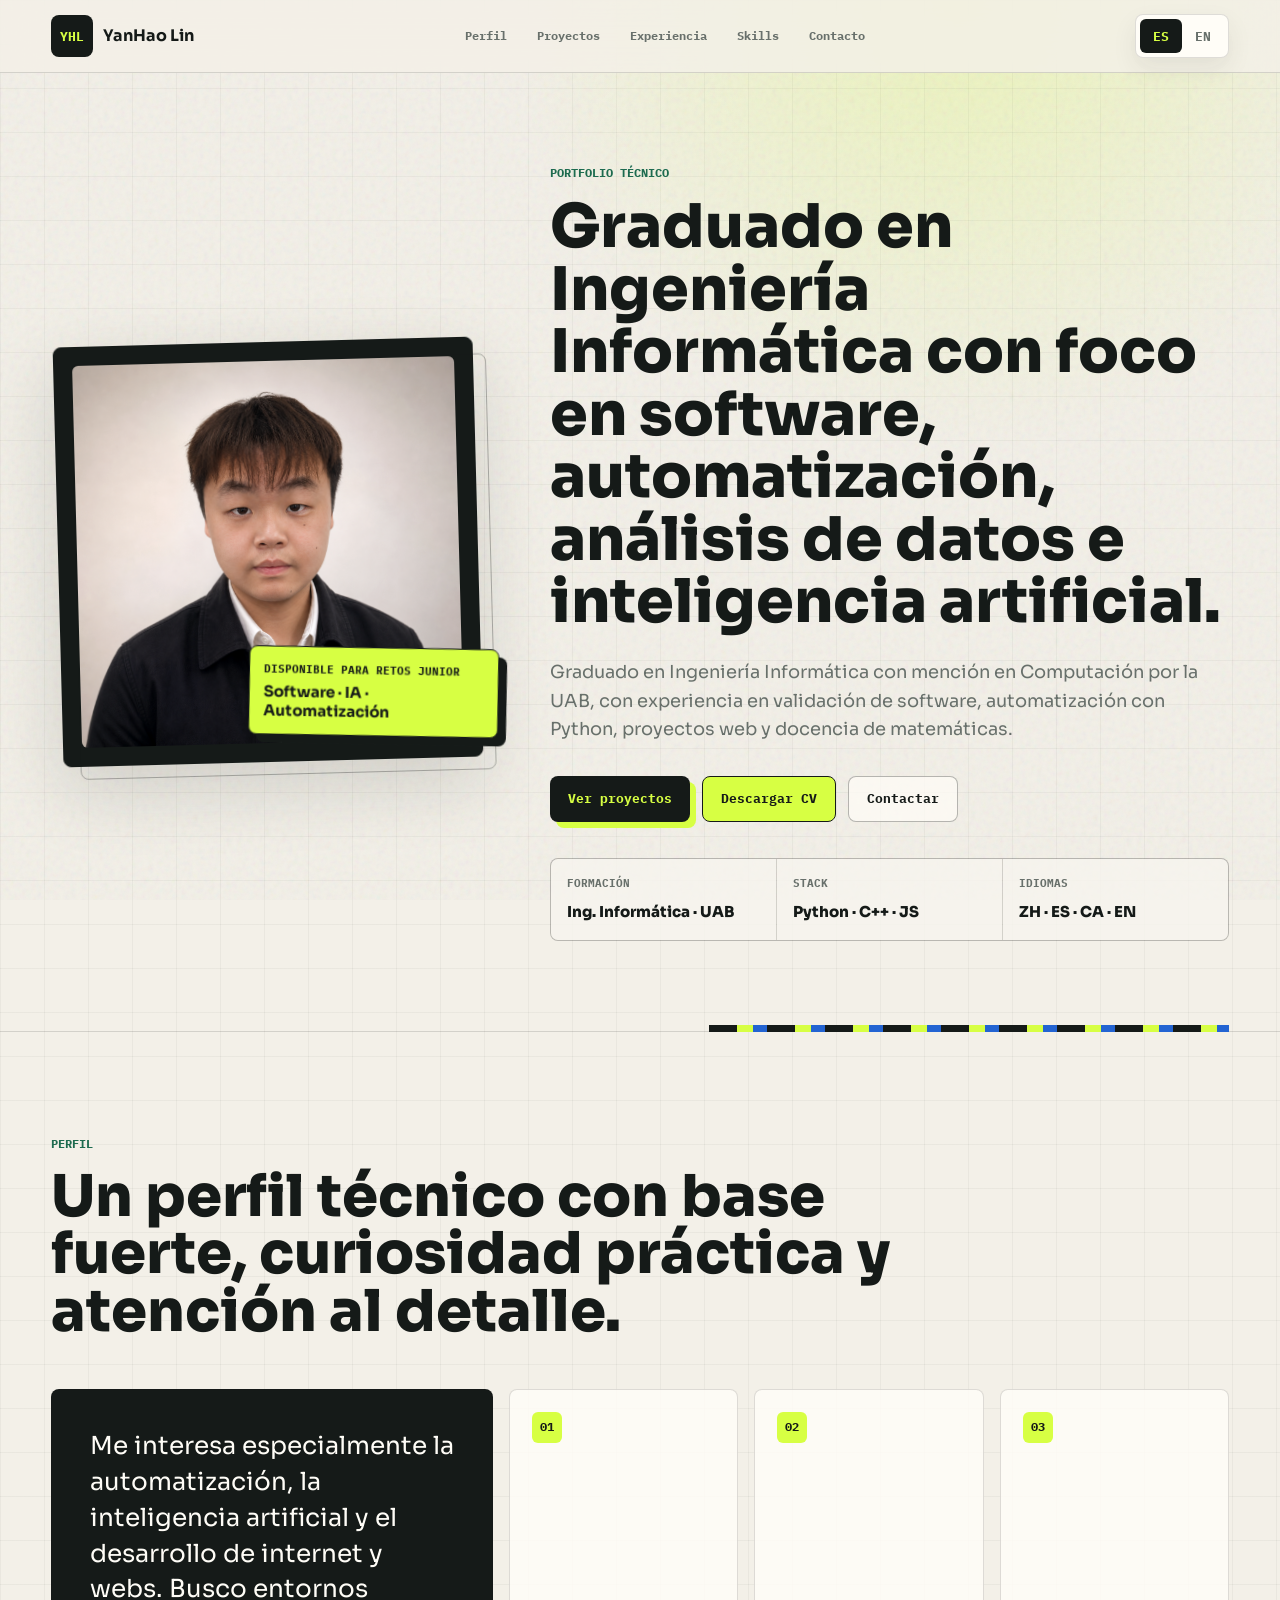
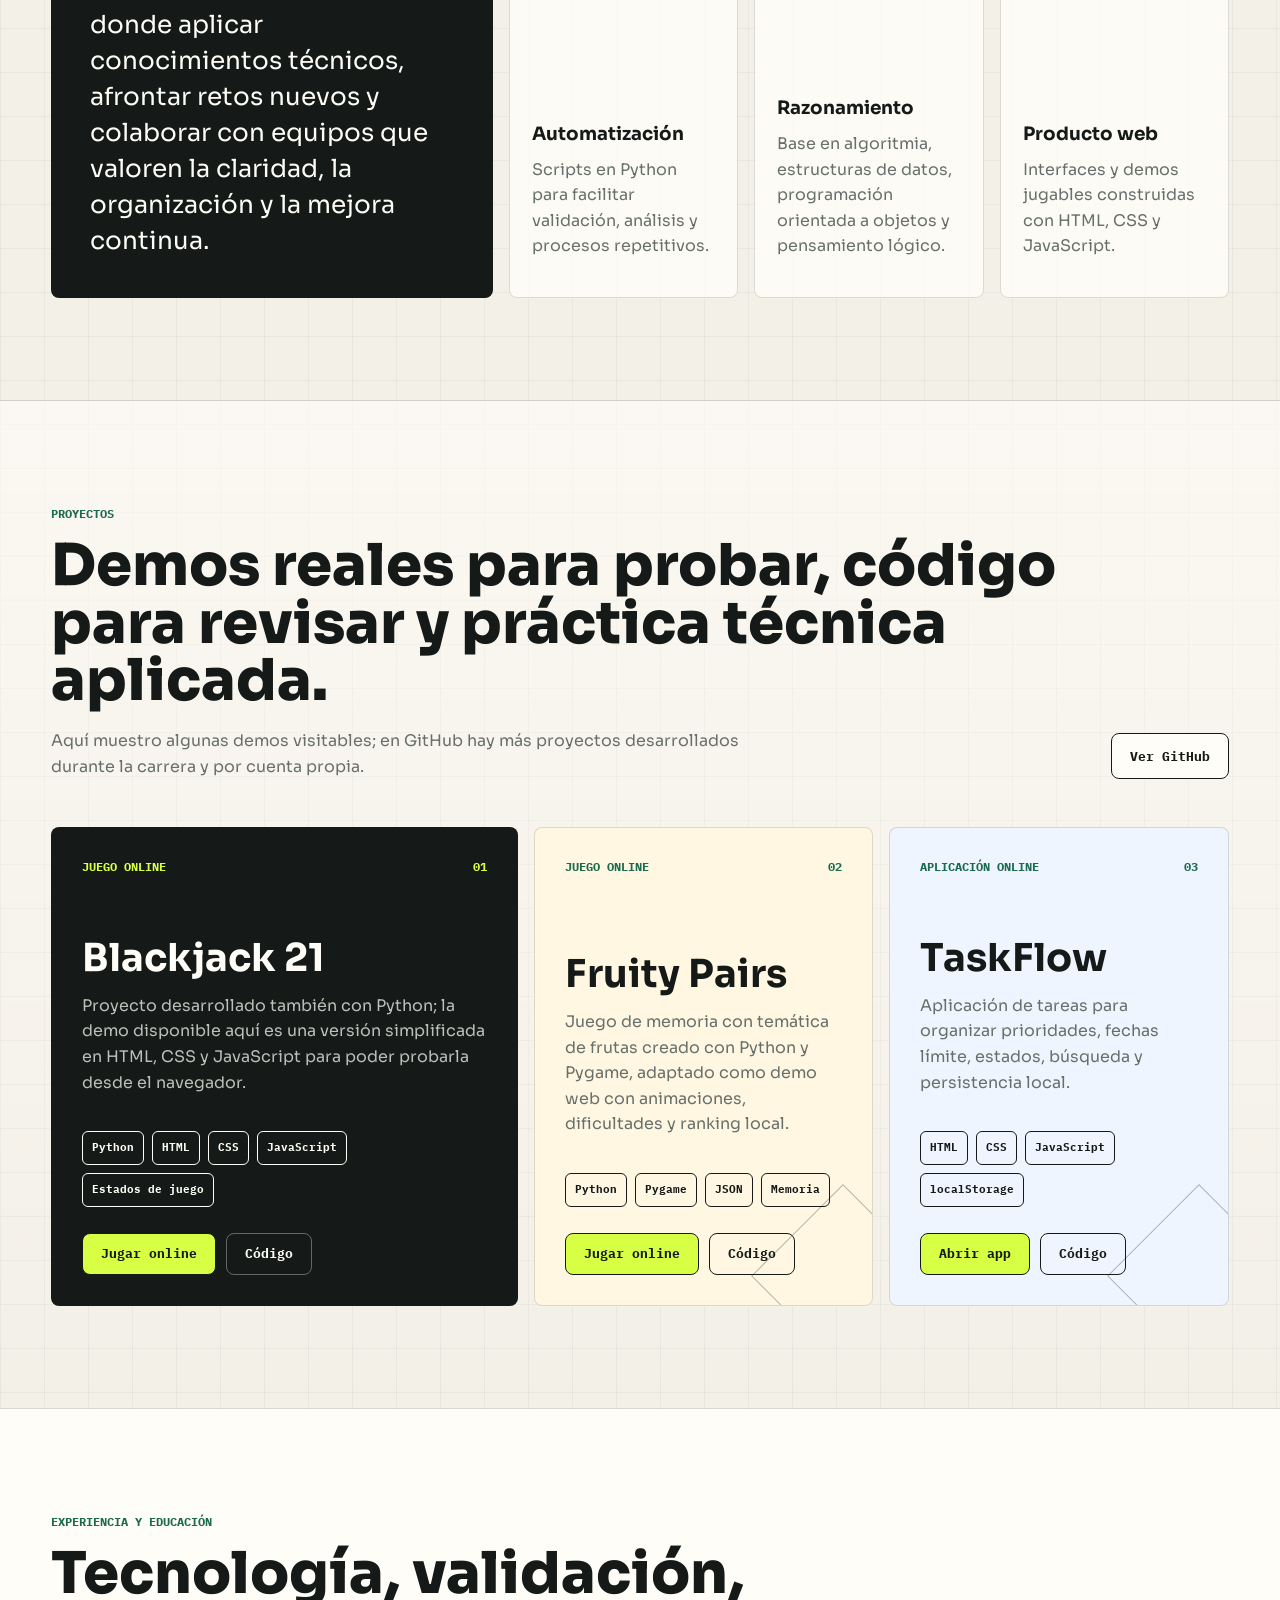
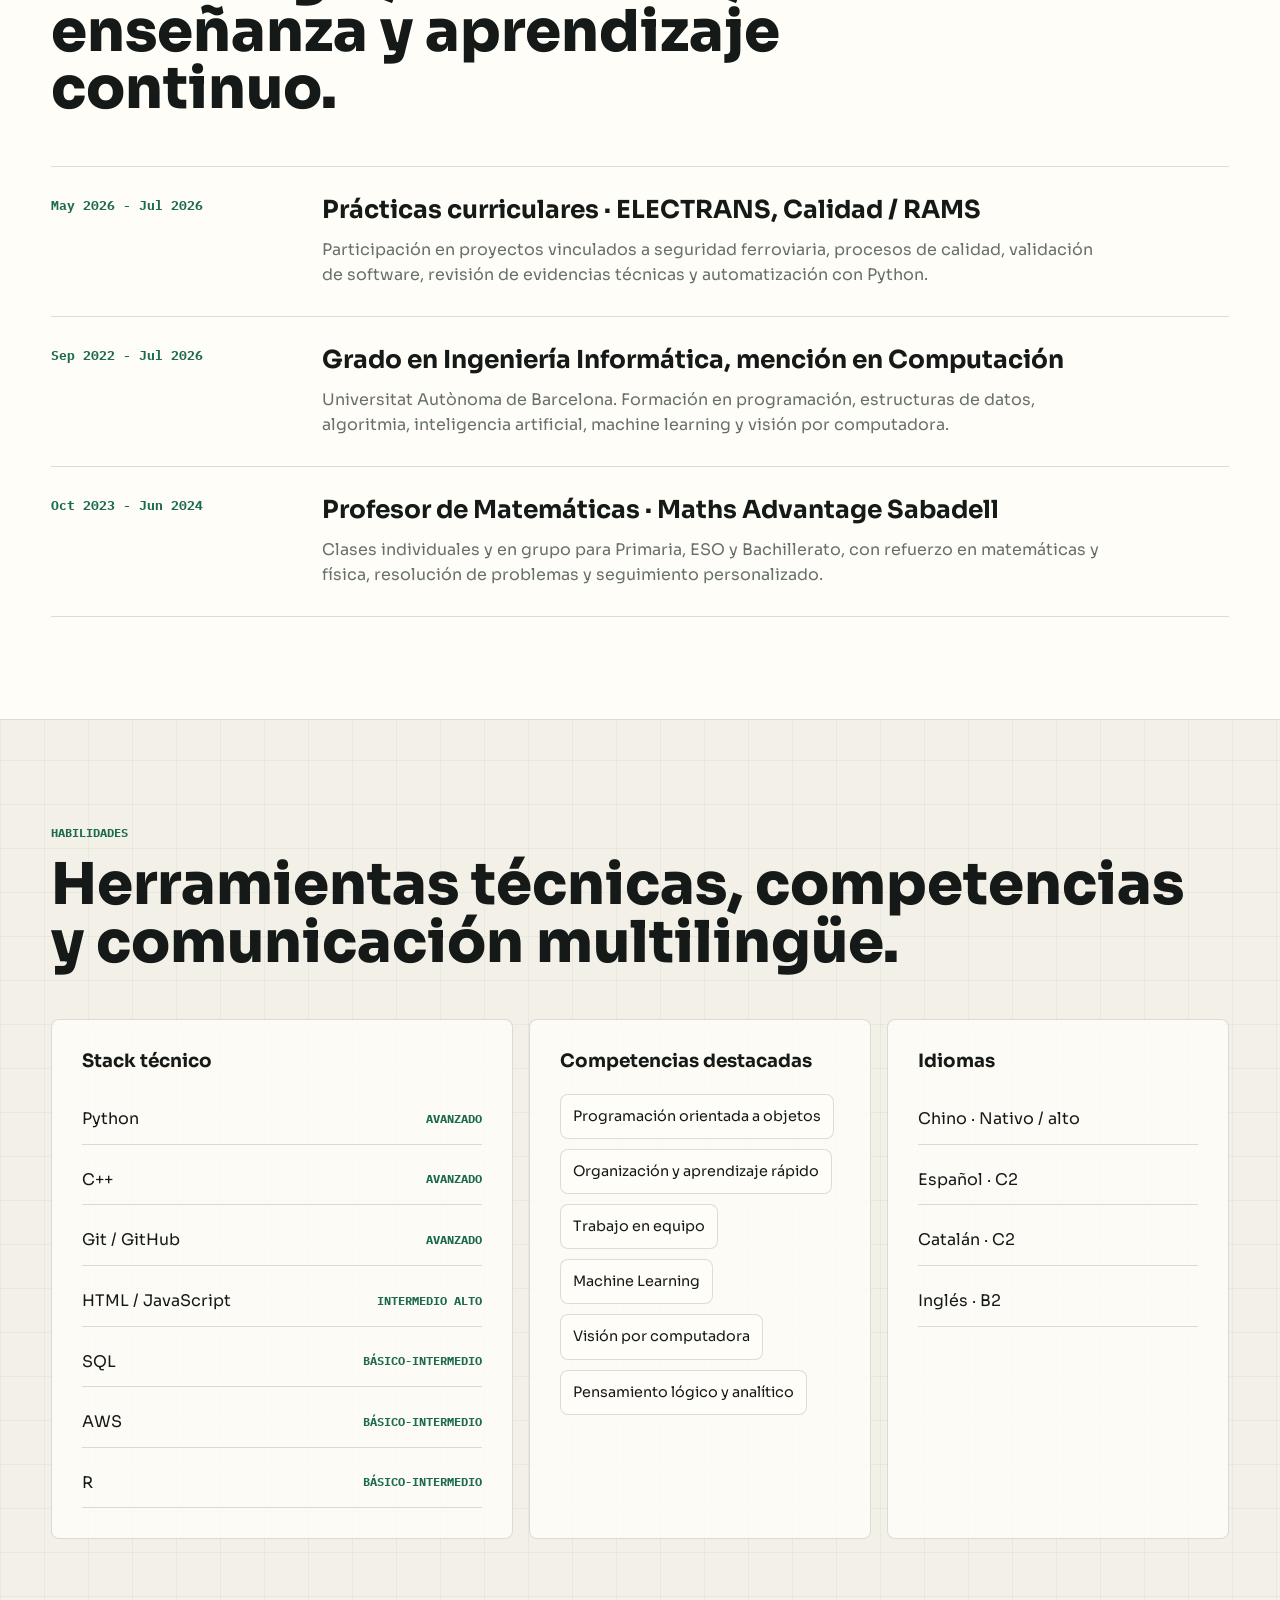
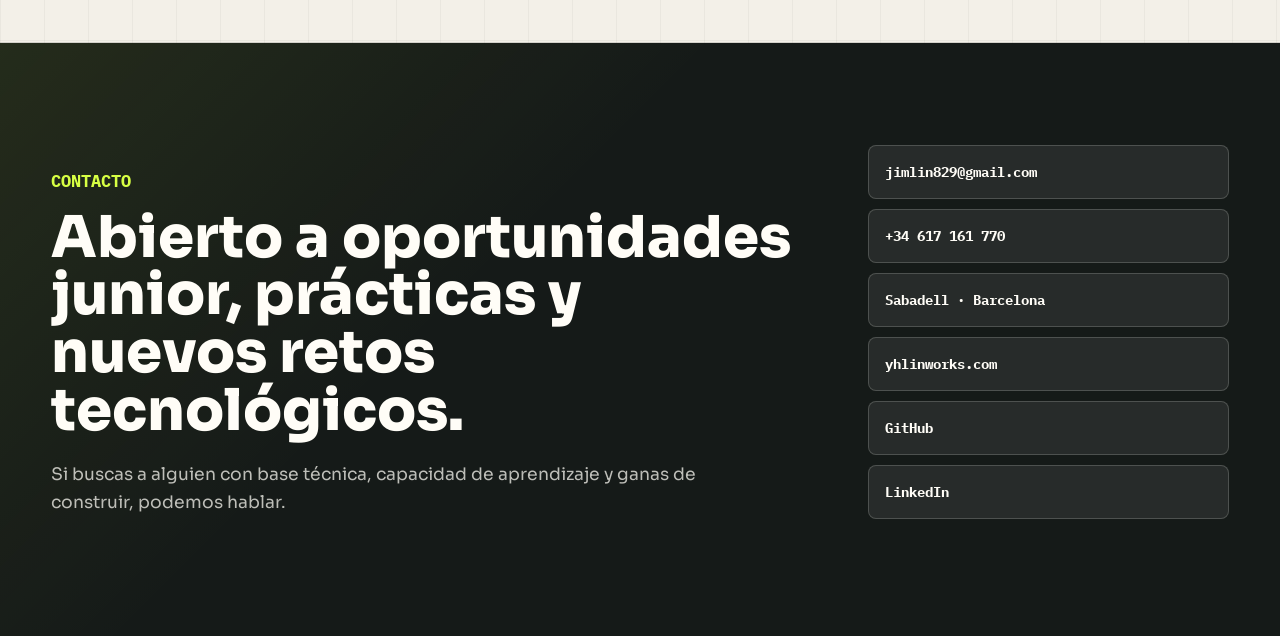
<file: index.html>
<!DOCTYPE html>
<html lang="es">
<head>
  <meta charset="UTF-8">
  <meta name="viewport" content="width=device-width, initial-scale=1.0">
  <meta name="description" content="Portfolio de YanHao Lin, graduado en Ingeniería Informática especializado en computación, automatización, inteligencia artificial y desarrollo web.">
  <title>YanHao Lin | Portfolio</title>
  <link rel="icon" type="image/svg+xml" href="assets/favicon.svg">
  <link rel="preconnect" href="https://fonts.googleapis.com">
  <link rel="preconnect" href="https://fonts.gstatic.com" crossorigin>
  <link href="https://fonts.googleapis.com/css2?family=IBM+Plex+Mono:wght@500;600;700&family=Sora:wght@400;500;600;700;800&display=swap" rel="stylesheet">
  <link rel="stylesheet" href="styles.css">
</head>
<body>
  <header class="site-header">
    <a class="brand" href="#inicio" aria-label="Volver al inicio">
      <span>YHL</span>
      <strong>YanHao Lin</strong>
    </a>
    <nav class="nav" aria-label="Navegación principal">
      <a href="#perfil" data-i18n="navProfile">Perfil</a>
      <a href="#proyectos" data-i18n="navProjects">Proyectos</a>
      <a href="#experiencia" data-i18n="navExperience">Experiencia</a>
      <a href="#habilidades" data-i18n="navSkills">Skills</a>
      <a href="#contacto" data-i18n="navContact">Contacto</a>
    </nav>
    <div class="language-switch" aria-label="Cambiar idioma">
      <button class="lang-button active" type="button" data-lang="es" aria-pressed="true">ES</button>
      <button class="lang-button" type="button" data-lang="en" aria-pressed="false">EN</button>
    </div>
  </header>

  <main>
    <section class="hero" id="inicio">
      <div class="hero-visual" aria-label="Retrato profesional de YanHao Lin">
        <div class="portrait-frame">
          <img class="avatar" src="assets/profile-selected.png?v=3" alt="Foto de perfil profesional de YanHao Lin">
          <div class="status-card">
            <span data-i18n="statusLabel">Disponible para retos junior</span>
            <strong data-i18n="statusValue">Software · IA · Automatización</strong>
          </div>
        </div>
      </div>

      <div class="hero-content">
        <p class="eyebrow" data-i18n="heroEyebrow">Portfolio técnico</p>
        <h1 data-i18n="heroTitle">Graduado en Ingeniería Informática con foco en software, automatización, análisis de datos e inteligencia artificial.</h1>
        <p class="hero-copy" data-i18n="heroCopy">
          Graduado en Ingeniería Informática con mención en Computación por la UAB, con experiencia en validación de software, automatización con Python, proyectos web y docencia de matemáticas.
        </p>
        <div class="hero-actions" aria-label="Acciones principales">
          <a class="button primary" href="#proyectos" data-i18n="heroPrimary">Ver proyectos</a>
          <a class="button secondary" href="assets/CV-ESPAÑOL.pdf" target="_blank" rel="noreferrer" data-cv-link data-i18n="heroCv">Descargar CV</a>
          <a class="button ghost" href="mailto:jimlin829@gmail.com" data-i18n="heroSecondary">Contactar</a>
        </div>
        <dl class="signal-strip" aria-label="Datos rápidos">
          <div>
            <dt data-i18n="signalDegree">Formación</dt>
            <dd data-i18n="signalDegreeValue">Ing. Informática · UAB</dd>
          </div>
          <div>
            <dt data-i18n="signalStack">Stack</dt>
            <dd>Python · C++ · JS</dd>
          </div>
          <div>
            <dt data-i18n="signalLanguages">Idiomas</dt>
            <dd>ZH · ES · CA · EN</dd>
          </div>
        </dl>
      </div>
    </section>

    <section class="section profile-section" id="perfil">
      <div class="section-heading">
        <p class="eyebrow" data-i18n="profileEyebrow">Perfil</p>
        <h2 data-i18n="profileTitle">Un perfil técnico con base fuerte, curiosidad práctica y atención al detalle.</h2>
      </div>
      <div class="profile-grid">
        <article class="statement">
          <p data-i18n="profileCopy">
            Me interesa especialmente la automatización, la inteligencia artificial y el desarrollo de internet y webs. Busco entornos donde aplicar conocimientos técnicos, afrontar retos nuevos y colaborar con equipos que valoren la claridad, la organización y la mejora continua.
          </p>
        </article>
        <article class="value-card">
          <span class="card-index">01</span>
          <h3 data-i18n="valueOneTitle">Automatización</h3>
          <p data-i18n="valueOneCopy">Scripts en Python para facilitar validación, análisis y procesos repetitivos.</p>
        </article>
        <article class="value-card">
          <span class="card-index">02</span>
          <h3 data-i18n="valueTwoTitle">Razonamiento</h3>
          <p data-i18n="valueTwoCopy">Base en algoritmia, estructuras de datos, programación orientada a objetos y pensamiento lógico.</p>
        </article>
        <article class="value-card">
          <span class="card-index">03</span>
          <h3 data-i18n="valueThreeTitle">Producto web</h3>
          <p data-i18n="valueThreeCopy">Interfaces y demos jugables construidas con HTML, CSS y JavaScript.</p>
        </article>
      </div>
    </section>

    <section class="section projects-section" id="proyectos">
      <div class="section-heading split">
        <div>
          <p class="eyebrow" data-i18n="projectsEyebrow">Proyectos</p>
          <h2 data-i18n="projectsTitle">Demos reales para probar, código para revisar y práctica técnica aplicada.</h2>
          <p class="section-note" data-i18n="projectsNote">Aquí muestro algunas demos visitables; en GitHub hay más proyectos desarrollados durante la carrera y por cuenta propia.</p>
        </div>
        <a class="text-link" href="https://github.com/jimlin829" target="_blank" rel="noreferrer" data-i18n="githubLink">Ver GitHub</a>
      </div>

      <div class="featured-grid">
        <article class="project-card featured-card">
          <div class="project-topline">
            <span data-i18n="projectBlackjackMeta">Juego online</span>
            <strong>01</strong>
          </div>
          <h3 data-i18n="projectBlackjackTitle">Blackjack 21</h3>
          <p data-i18n="projectBlackjackCopy">Proyecto desarrollado también con Python; la demo disponible aquí es una versión simplificada en HTML, CSS y JavaScript para poder probarla desde el navegador.</p>
          <ul class="tag-list">
            <li>Python</li>
            <li>HTML</li>
            <li>CSS</li>
            <li>JavaScript</li>
            <li data-i18n="tagGameState">Estados de juego</li>
          </ul>
          <div class="project-actions">
            <a class="project-link" href="projects/blackjack/" data-i18n="projectBlackjackLink">Jugar online</a>
            <a class="project-link muted" href="https://github.com/jimlin829/blackjack" target="_blank" rel="noreferrer" data-i18n="projectCodeLink">Código</a>
          </div>
        </article>

        <article class="project-card fruity-card">
          <div class="project-topline">
            <span data-i18n="projectFruityMeta">Juego online</span>
            <strong>02</strong>
          </div>
          <h3 data-i18n="projectFruityTitle">Fruity Pairs</h3>
          <p data-i18n="projectFruityCopy">Juego de memoria con temática de frutas creado con Python y Pygame, adaptado como demo web con animaciones, dificultades y ranking local.</p>
          <ul class="tag-list">
            <li>Python</li>
            <li>Pygame</li>
            <li>JSON</li>
            <li data-i18n="tagMemory">Memoria</li>
          </ul>
          <div class="project-actions">
            <a class="project-link" href="projects/fruity-pairs/" data-i18n="projectFruityLink">Jugar online</a>
            <a class="project-link muted" href="https://github.com/jimlin829/fruity-pairs" target="_blank" rel="noreferrer" data-i18n="projectCodeLink">Código</a>
          </div>
        </article>

        <article class="project-card task-card">
          <div class="project-topline">
            <span data-i18n="projectTaskFlowMeta">Aplicación online</span>
            <strong>03</strong>
          </div>
          <h3 data-i18n="projectTaskFlowTitle">TaskFlow</h3>
          <p data-i18n="projectTaskFlowCopy">Aplicación de tareas para organizar prioridades, fechas límite, estados, búsqueda y persistencia local.</p>
          <ul class="tag-list">
            <li>HTML</li>
            <li>CSS</li>
            <li>JavaScript</li>
            <li>localStorage</li>
          </ul>
          <div class="project-actions">
            <a class="project-link" href="projects/taskflow/" data-i18n="projectTaskFlowLink">Abrir app</a>
            <a class="project-link muted" href="https://github.com/jimlin829/taskflow" target="_blank" rel="noreferrer" data-i18n="projectCodeLink">Código</a>
          </div>
        </article>
      </div>
    </section>

    <section class="section timeline-section" id="experiencia">
      <div class="section-heading">
        <p class="eyebrow" data-i18n="experienceEyebrow">Experiencia y educación</p>
        <h2 data-i18n="experienceTitle">Tecnología, validación, enseñanza y aprendizaje continuo.</h2>
      </div>
      <div class="timeline">
        <article class="timeline-item">
          <time data-i18n="dateElectrans">May 2026 - Jul 2026</time>
          <div>
            <h3 data-i18n="electransTitle">Prácticas curriculares · ELECTRANS, Calidad / RAMS</h3>
            <p data-i18n="electransCopy">Participación en proyectos vinculados a seguridad ferroviaria, procesos de calidad, validación de software, revisión de evidencias técnicas y automatización con Python.</p>
          </div>
        </article>
        <article class="timeline-item">
          <time data-i18n="dateUab">Sep 2022 - Jul 2026</time>
          <div>
            <h3 data-i18n="uabTitle">Grado en Ingeniería Informática, mención en Computación</h3>
            <p data-i18n="uabCopy">Universitat Autònoma de Barcelona. Formación en programación, estructuras de datos, algoritmia, inteligencia artificial, machine learning y visión por computadora.</p>
          </div>
        </article>
        <article class="timeline-item">
          <time data-i18n="dateTutor">Oct 2023 - Jun 2024</time>
          <div>
            <h3 data-i18n="tutorTitle">Profesor de Matemáticas · Maths Advantage Sabadell</h3>
            <p data-i18n="tutorCopy">Clases individuales y en grupo para Primaria, ESO y Bachillerato, con refuerzo en matemáticas y física, resolución de problemas y seguimiento personalizado.</p>
          </div>
        </article>
      </div>
    </section>

    <section class="section skills-section" id="habilidades">
      <div class="section-heading split">
        <div>
          <p class="eyebrow" data-i18n="skillsEyebrow">Habilidades</p>
          <h2 data-i18n="skillsTitle">Herramientas técnicas, competencias y comunicación multilingüe.</h2>
        </div>
      </div>
      <div class="skills-grid">
        <article class="skill-panel">
          <h3 data-i18n="technicalSkills">Stack técnico</h3>
          <div class="meter-list">
            <span>Python <strong data-i18n="levelAdvanced">Avanzado</strong></span>
            <span>C++ <strong data-i18n="levelAdvanced">Avanzado</strong></span>
            <span>Git / GitHub <strong data-i18n="levelAdvanced">Avanzado</strong></span>
            <span>HTML / JavaScript <strong data-i18n="levelUpperMid">Intermedio alto</strong></span>
            <span>SQL <strong data-i18n="levelBasicMid">Básico-intermedio</strong></span>
            <span>AWS <strong data-i18n="levelBasicMid">Básico-intermedio</strong></span>
            <span>R <strong data-i18n="levelBasicMid">Básico-intermedio</strong></span>
          </div>
        </article>
        <article class="skill-panel">
          <h3 data-i18n="competenciesTitle">Competencias destacadas</h3>
          <div class="chip-cloud">
            <span data-i18n="compOop">Programación orientada a objetos</span>
            <span data-i18n="compFast">Organización y aprendizaje rápido</span>
            <span data-i18n="compTeam">Trabajo en equipo</span>
            <span>Machine Learning</span>
            <span data-i18n="compVision">Visión por computadora</span>
            <span data-i18n="compLogic">Pensamiento lógico y analítico</span>
          </div>
        </article>
        <article class="skill-panel">
          <h3 data-i18n="languagesTitle">Idiomas</h3>
          <div class="language-list">
            <span data-i18n="languageChinese">Chino · Nativo / alto</span>
            <span data-i18n="languageSpanish">Español · C2</span>
            <span data-i18n="languageCatalan">Catalán · C2</span>
            <span data-i18n="languageEnglish">Inglés · B2</span>
          </div>
        </article>
      </div>
    </section>

    <section class="contact" id="contacto">
      <div>
        <p class="eyebrow" data-i18n="contactEyebrow">Contacto</p>
        <h2 data-i18n="contactTitle">Abierto a oportunidades junior, prácticas y nuevos retos tecnológicos.</h2>
        <p data-i18n="contactCopy">Si buscas a alguien con base técnica, capacidad de aprendizaje y ganas de construir, podemos hablar.</p>
      </div>
      <div class="contact-links" aria-label="Enlaces de contacto">
        <a href="mailto:jimlin829@gmail.com">jimlin829@gmail.com</a>
        <a href="tel:+34617161770">+34 617 161 770</a>
        <a href="https://www.google.com/maps/place/Sabadell,+Barcelona" target="_blank" rel="noreferrer">Sabadell · Barcelona</a>
        <a href="https://www.yhlinworks.com" target="_blank" rel="noreferrer">yhlinworks.com</a>
        <a href="https://github.com/jimlin829" target="_blank" rel="noreferrer">GitHub</a>
        <a href="https://www.linkedin.com/in/yanhao-lin-095829254" target="_blank" rel="noreferrer">LinkedIn</a>
      </div>
    </section>
  </main>

  <script src="script.js"></script>
</body>
</html>
</file>
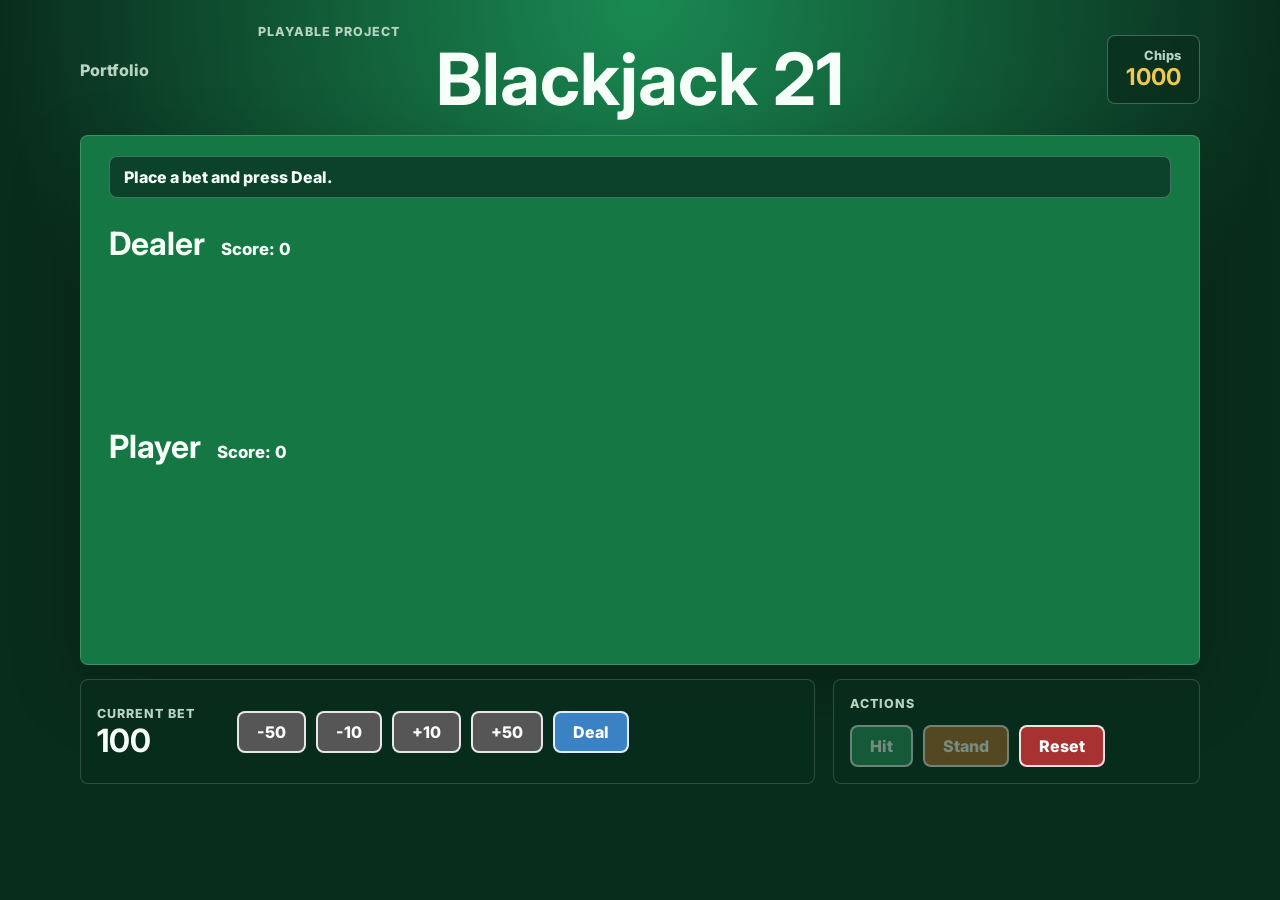
<file: projects/blackjack/index.html>
<!DOCTYPE html>
<html lang="es">
<head>
  <meta charset="UTF-8">
  <meta name="viewport" content="width=device-width, initial-scale=1.0">
  <title>Blackjack 21 | YanHao Lin</title>
  <link rel="preconnect" href="https://fonts.googleapis.com">
  <link rel="preconnect" href="https://fonts.gstatic.com" crossorigin>
  <link href="https://fonts.googleapis.com/css2?family=Inter:wght@400;600;700;800&display=swap" rel="stylesheet">
  <link rel="stylesheet" href="styles.css">
</head>
<body>
  <main class="game-shell">
    <header class="game-header">
      <a class="back-link" href="../../#proyectos">Portfolio</a>
      <div>
        <p class="eyebrow">Playable Project</p>
        <h1>Blackjack 21</h1>
      </div>
      <div class="chip-balance">
        <span>Chips</span>
        <strong id="chips">1000</strong>
      </div>
    </header>

    <section class="table" aria-live="polite">
      <div class="status-line" id="status">Place a bet and press Deal.</div>

      <section class="hand-area">
        <div class="hand-heading">
          <h2>Dealer</h2>
          <span id="dealer-score">Visible score: 0</span>
        </div>
        <div class="cards" id="dealer-cards"></div>
      </section>

      <section class="hand-area">
        <div class="hand-heading">
          <h2>Player</h2>
          <span id="player-score">Score: 0</span>
        </div>
        <div class="cards" id="player-cards"></div>
      </section>
    </section>

    <section class="controls">
      <div class="bet-panel">
        <div>
          <span class="label">Current Bet</span>
          <strong id="current-bet">100</strong>
        </div>
        <div class="button-row">
          <button type="button" data-bet="-50">-50</button>
          <button type="button" data-bet="-10">-10</button>
          <button type="button" data-bet="10">+10</button>
          <button type="button" data-bet="50">+50</button>
          <button class="primary" type="button" id="deal-button">Deal</button>
          <button class="primary hidden" type="button" id="next-button">Next</button>
        </div>
      </div>

      <div class="action-panel">
        <span class="label">Actions</span>
        <div class="button-row">
          <button class="hit" type="button" id="hit-button">Hit</button>
          <button class="stand" type="button" id="stand-button">Stand</button>
          <button class="danger" type="button" id="reset-button">Reset</button>
        </div>
      </div>
    </section>
  </main>

  <script src="script.js"></script>
</body>
</html>
</file>
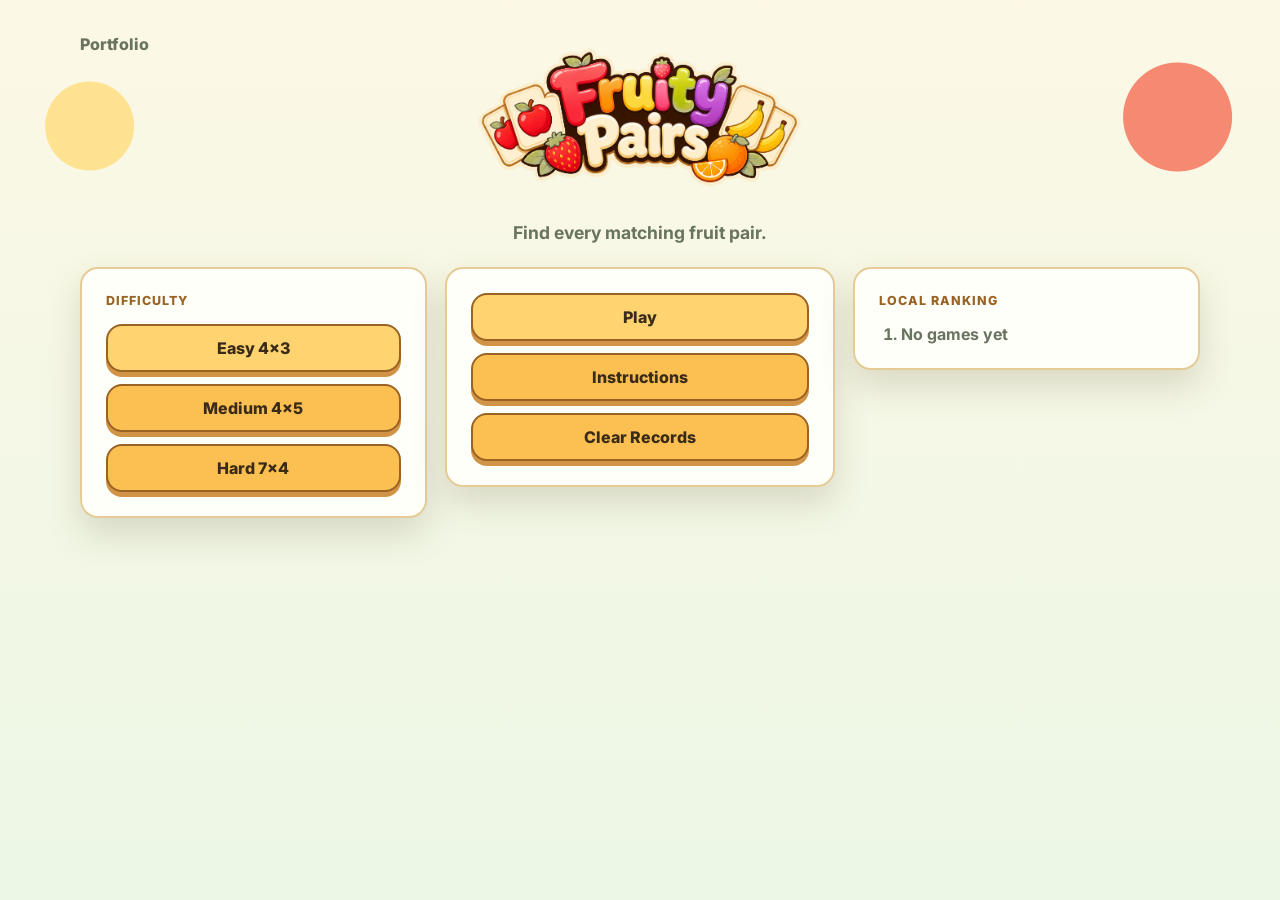
<file: projects/fruity-pairs/index.html>
<!DOCTYPE html>
<html lang="es">
<head>
  <meta charset="UTF-8">
  <meta name="viewport" content="width=device-width, initial-scale=1.0">
  <title>Fruity Pairs | YanHao Lin</title>
  <link rel="preconnect" href="https://fonts.googleapis.com">
  <link rel="preconnect" href="https://fonts.gstatic.com" crossorigin>
  <link href="https://fonts.googleapis.com/css2?family=Inter:wght@400;600;700;800&display=swap" rel="stylesheet">
  <link rel="stylesheet" href="styles.css">
</head>
<body>
  <main class="game-shell">
    <header class="hero">
      <a class="back-link" href="../../#proyectos-disponibles">Portfolio</a>
      <img class="logo" src="assets/fruity-pairs-logo.png" alt="Fruity Pairs">
      <p>Find every matching fruit pair.</p>
    </header>

    <section class="menu" id="menu-screen">
      <div class="panel difficulty-panel">
        <p class="eyebrow">Difficulty</p>
        <div class="difficulty-options" id="difficulty-options"></div>
      </div>

      <div class="panel menu-actions">
        <button class="primary" type="button" id="play-button">Play</button>
        <button type="button" id="instructions-button">Instructions</button>
        <button type="button" id="clear-button">Clear Records</button>
      </div>

      <div class="panel ranking-panel">
        <p class="eyebrow">Local Ranking</p>
        <ol id="ranking-list"></ol>
      </div>
    </section>

    <section class="game hidden" id="game-screen">
      <div class="hud">
        <div>
          <span>Moves</span>
          <strong id="moves">0</strong>
        </div>
        <div>
          <span>Time</span>
          <strong id="time">00:00</strong>
        </div>
        <div>
          <span>Difficulty</span>
          <strong id="difficulty-label">Easy</strong>
        </div>
        <button type="button" id="restart-button">Restart</button>
        <button type="button" id="menu-button">Menu</button>
      </div>
      <div class="board" id="board"></div>
    </section>

    <section class="panel instructions hidden" id="instructions-screen">
      <h1>How to Play</h1>
      <ul>
        <li>Click a card to reveal its fruit.</li>
        <li>Choose a second card.</li>
        <li>If the fruits match, the pair stays face up.</li>
        <li>If they do not match, they flip back after a moment.</li>
        <li>Find every pair to win the game.</li>
      </ul>
      <button type="button" id="instructions-back-button">Back</button>
    </section>

    <section class="panel victory hidden" id="victory-screen">
      <h1>You Win!</h1>
      <p id="victory-message"></p>
      <ol id="victory-ranking"></ol>
      <div class="victory-actions">
        <button class="primary" type="button" id="play-again-button">Play Again</button>
        <button type="button" id="victory-menu-button">Menu</button>
      </div>
    </section>
  </main>

  <script src="script.js"></script>
</body>
</html>
</file>
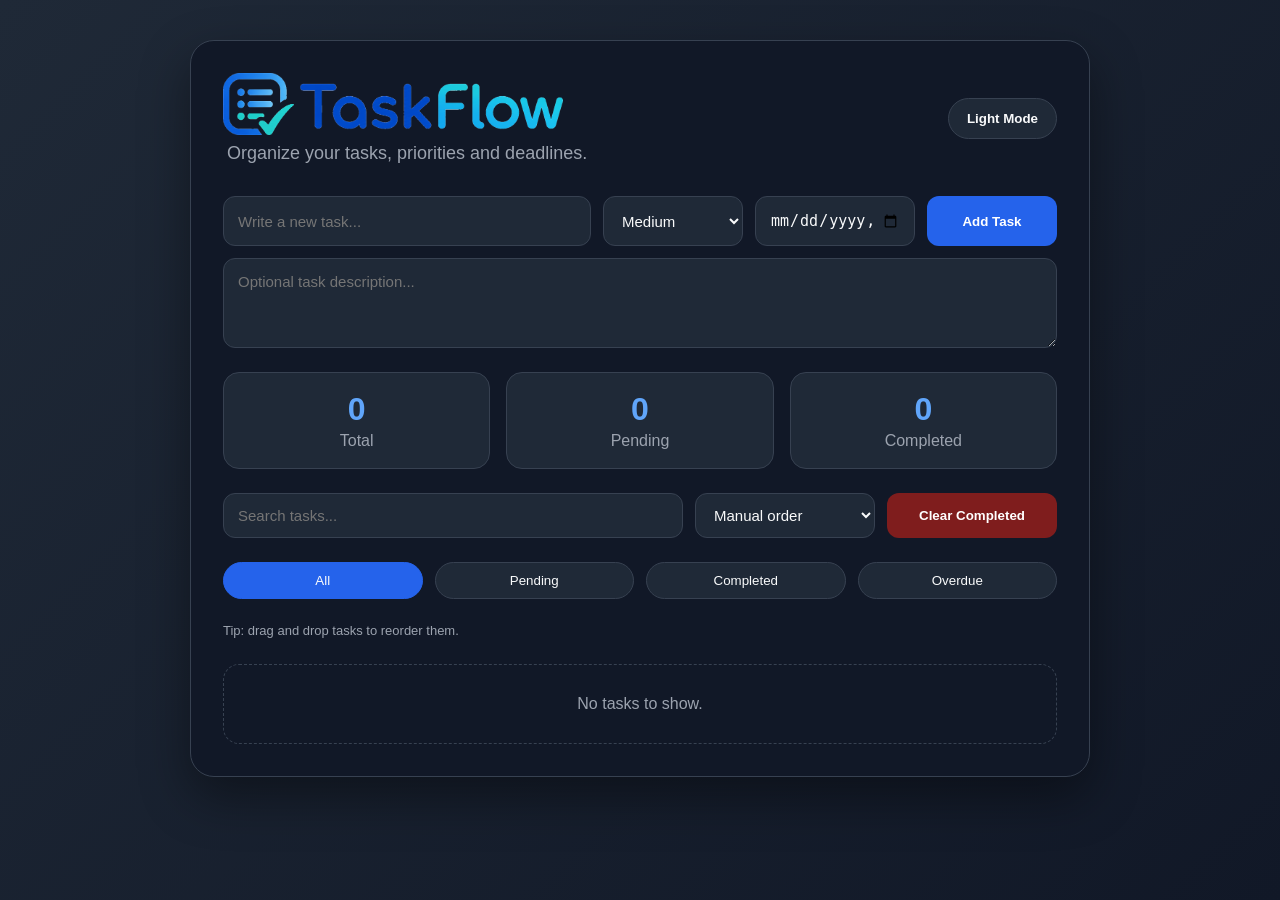
<file: projects/taskflow/index.html>
<!DOCTYPE html>
<html lang="en">
<head>
    <meta charset="UTF-8">
    <meta name="viewport" content="width=device-width, initial-scale=1.0">
    <title>TaskFlow - ToDo App</title>
    <link rel="icon" type="image/png" href="assets/favicon.png">
    <link rel="apple-touch-icon" href="assets/favicon.png">
    <link rel="stylesheet" href="style.css">
</head>
<body>

    <main class="app-container">
        <header class="app-header">
            <div class="brand-block">
                <img class="app-logo" src="assets/logo-clean.png" alt="TaskFlow">
                <p>Organize your tasks, priorities and deadlines.</p>
            </div>

            <button id="themeToggleButton" class="theme-toggle-button">
                Light Mode
            </button>
        </header>

        <section class="task-form">
            <input 
                type="text" 
                id="taskInput" 
                placeholder="Write a new task..."
            >

            <select id="priorityInput">
                <option value="low">Low</option>
                <option value="medium" selected>Medium</option>
                <option value="high">High</option>
            </select>

            <input 
                type="datetime-local" 
                id="dateInput"
                title="Due date and time"
            >

            <button id="addTaskButton">Add Task</button>

            <textarea 
                id="descriptionInput" 
                placeholder="Optional task description..."
            ></textarea>
        </section>

        <section class="stats">
            <div>
                <span id="totalTasks">0</span>
                <p>Total</p>
            </div>
            <div>
                <span id="pendingTasks">0</span>
                <p>Pending</p>
            </div>
            <div>
                <span id="completedTasks">0</span>
                <p>Completed</p>
            </div>
        </section>

        <section class="toolbar">
            <input 
                type="text" 
                id="searchInput" 
                placeholder="Search tasks..."
            >

            <select id="sortInput">
                <option value="manual">Manual order</option>
                <option value="created">Sort by creation</option>
                <option value="priority">Sort by priority</option>
                <option value="date">Sort by due date</option>
            </select>

            <button id="clearCompletedButton">Clear Completed</button>
        </section>
        
        <section class="filters">
            <button class="filter-button active" data-filter="all">All</button>
            <button class="filter-button" data-filter="pending">Pending</button>
            <button class="filter-button" data-filter="completed">Completed</button>
            <button class="filter-button" data-filter="overdue">Overdue</button>
        </section>
        
        <section class="task-list" id="taskList">
            <!-- Tasks will be created here with JavaScript -->
        </section>
    </main>

    <script src="script.js"></script>
</body>
</html>
</file>
<file: styles.css>
:root {
  color-scheme: light;
  --bg: #f3f0e8;
  --paper: #fffdf7;
  --ink: #151a18;
  --muted: #68706b;
  --line: rgba(21, 26, 24, 0.14);
  --line-strong: rgba(21, 26, 24, 0.3);
  --green: #1d6b4f;
  --green-dark: #124432;
  --lime: #d7ff43;
  --blue: #2364d2;
  --clay: #bf5f3f;
  --shadow: 0 24px 70px rgba(21, 26, 24, 0.15);
  --mono: "IBM Plex Mono", ui-monospace, SFMono-Regular, Consolas, monospace;
  --sans: "Sora", system-ui, sans-serif;
  --radius: 8px;
}

* {
  box-sizing: border-box;
}

html {
  scroll-behavior: smooth;
  overflow-x: clip;
}

body {
  margin: 0;
  background:
    linear-gradient(rgba(21, 26, 24, 0.045) 1px, transparent 1px),
    linear-gradient(90deg, rgba(21, 26, 24, 0.045) 1px, transparent 1px),
    radial-gradient(circle at 75% 0%, rgba(215, 255, 67, 0.28), transparent 28rem),
    var(--bg);
  background-size: 44px 44px, 44px 44px, auto, auto;
  color: var(--ink);
  font-family: var(--sans);
  line-height: 1.6;
  overflow-x: clip;
}

body::before {
  position: fixed;
  inset: 0;
  z-index: -1;
  pointer-events: none;
  content: "";
  opacity: 0.42;
  background-image: url("data:image/svg+xml,%3Csvg viewBox='0 0 180 180' xmlns='http://www.w3.org/2000/svg'%3E%3Cfilter id='n'%3E%3CfeTurbulence type='fractalNoise' baseFrequency='0.9' numOctaves='3' stitchTiles='stitch'/%3E%3C/filter%3E%3Crect width='180' height='180' filter='url(%23n)' opacity='0.22'/%3E%3C/svg%3E");
}

a {
  color: inherit;
  text-decoration: none;
}

img {
  display: block;
  max-width: 100%;
}

h1,
h2,
h3,
p {
  margin-top: 0;
}

h1 {
  max-width: 940px;
  margin-bottom: 24px;
  font-size: clamp(2.15rem, 4.7vw, 4.35rem);
  line-height: 1.04;
  font-weight: 800;
}

h2 {
  margin-bottom: 0;
  font-size: clamp(2rem, 4.5vw, 4.2rem);
  line-height: 1;
  font-weight: 800;
}

h3 {
  margin-bottom: 12px;
  font-size: 1.15rem;
  line-height: 1.2;
}

button,
a {
  -webkit-tap-highlight-color: transparent;
}

:focus-visible {
  outline: 3px solid var(--blue);
  outline-offset: 3px;
}

.site-header {
  position: sticky;
  top: 0;
  z-index: 20;
  display: grid;
  grid-template-columns: auto minmax(0, 1fr) auto;
  align-items: center;
  gap: 24px;
  padding: 14px clamp(18px, 4vw, 58px);
  background: rgba(243, 240, 232, 0.84);
  border-bottom: 1px solid var(--line);
  backdrop-filter: blur(18px);
}

.site-header::after {
  position: absolute;
  left: 0;
  bottom: -1px;
  width: 100%;
  height: 3px;
  background: linear-gradient(90deg, var(--lime), var(--green), var(--blue));
  content: "";
  transform: scaleX(var(--scroll-progress, 0));
  transform-origin: left;
  transition: transform 90ms linear;
}

.brand {
  display: inline-flex;
  align-items: center;
  gap: 10px;
  min-width: 0;
  font-weight: 800;
}

.brand span {
  display: inline-grid;
  width: 42px;
  height: 42px;
  place-items: center;
  background: var(--ink);
  color: var(--lime);
  border-radius: var(--radius);
  font-family: var(--mono);
  font-size: 0.82rem;
}

.brand strong {
  white-space: nowrap;
}

.nav {
  display: flex;
  flex-wrap: wrap;
  justify-content: center;
  gap: 6px;
  color: var(--muted);
  font-family: var(--mono);
  font-size: 0.78rem;
  font-weight: 700;
}

.nav a {
  padding: 9px 11px;
  border: 1px solid transparent;
  border-radius: var(--radius);
}

.nav a:hover,
.nav a:focus-visible {
  color: var(--ink);
  border-color: var(--line);
  background: rgba(255, 253, 247, 0.68);
}

.language-switch {
  display: inline-grid;
  grid-template-columns: 1fr 1fr;
  padding: 4px;
  background: var(--paper);
  border: 1px solid var(--line);
  border-radius: var(--radius);
  box-shadow: 0 10px 24px rgba(21, 26, 24, 0.08);
}

.lang-button {
  width: 42px;
  height: 34px;
  padding: 0;
  background: transparent;
  border: 0;
  border-radius: 6px;
  color: var(--muted);
  cursor: pointer;
  font-family: var(--mono);
  font-weight: 700;
}

.lang-button.active {
  background: var(--ink);
  color: var(--lime);
}

.hero {
  position: relative;
  display: grid;
  grid-template-columns: minmax(280px, 0.78fr) minmax(0, 1.22fr);
  gap: clamp(30px, 5vw, 72px);
  align-items: center;
  min-height: calc(100svh - 72px);
  padding: clamp(44px, 7vw, 92px) clamp(18px, 4vw, 58px) clamp(54px, 7vw, 96px);
  border-bottom: 1px solid var(--line);
}

.hero::after {
  position: absolute;
  right: clamp(18px, 4vw, 58px);
  bottom: -1px;
  width: min(42vw, 520px);
  height: 7px;
  background: repeating-linear-gradient(90deg, var(--ink) 0 28px, var(--lime) 28px 44px, var(--blue) 44px 58px);
  content: "";
}

.hero-visual {
  order: 1;
}

.hero-content {
  order: 2;
}

.portrait-frame {
  position: relative;
  max-width: 420px;
  margin-inline: auto;
  padding: clamp(12px, 2vw, 18px);
  background: var(--ink);
  border: 1px solid var(--ink);
  border-radius: var(--radius);
  box-shadow: var(--shadow);
  transform: rotate(-1.5deg);
  animation: portraitIn 900ms cubic-bezier(.2, .8, .2, 1) both, portraitFloat 7s ease-in-out 1.2s infinite;
}

.portrait-frame::before {
  position: absolute;
  inset: 16px -14px -14px 16px;
  z-index: -1;
  border: 1px solid var(--line-strong);
  border-radius: var(--radius);
  content: "";
}

.avatar {
  width: 100%;
  aspect-ratio: 1;
  object-fit: cover;
  border-radius: 6px;
  filter: saturate(0.92) contrast(1.04);
}

.status-card {
  position: absolute;
  right: -18px;
  bottom: 22px;
  display: grid;
  gap: 4px;
  width: min(250px, 72%);
  padding: 14px;
  background: var(--lime);
  border: 1px solid var(--ink);
  border-radius: var(--radius);
  box-shadow: 8px 8px 0 var(--ink);
  transform: rotate(2.5deg);
  animation: cardPop 780ms cubic-bezier(.2, .9, .2, 1) 420ms both;
}

.status-card span {
  font-family: var(--mono);
  font-size: 0.68rem;
  font-weight: 700;
  text-transform: uppercase;
}

.status-card strong {
  font-size: 0.95rem;
  line-height: 1.25;
}

.eyebrow {
  margin-bottom: 14px;
  color: var(--green);
  font-family: var(--mono);
  font-size: 0.76rem;
  font-weight: 700;
  text-transform: uppercase;
}

.hero-copy {
  max-width: 760px;
  margin-bottom: 0;
  color: var(--muted);
  font-size: clamp(1rem, 1.4vw, 1.18rem);
}

.hero .eyebrow,
.hero h1,
.hero-copy,
.hero-actions,
.signal-strip {
  animation: heroRise 720ms cubic-bezier(.2, .8, .2, 1) both;
}

.hero h1 {
  animation-delay: 90ms;
}

.hero-copy {
  animation-delay: 180ms;
}

.hero-actions {
  animation-delay: 270ms;
}

.signal-strip {
  animation-delay: 360ms;
}

.hero-actions {
  display: flex;
  flex-wrap: wrap;
  gap: 12px;
  margin-top: 32px;
}

.button,
.project-link,
.text-link {
  display: inline-flex;
  align-items: center;
  justify-content: center;
  min-height: 46px;
  padding: 0 18px;
  border-radius: var(--radius);
  font-family: var(--mono);
  font-size: 0.84rem;
  font-weight: 700;
  transition: transform 180ms ease, box-shadow 180ms ease, background 180ms ease, color 180ms ease;
}

.button.primary {
  background: var(--ink);
  color: var(--lime);
  box-shadow: 6px 6px 0 var(--lime);
}

.button.secondary {
  background: var(--lime);
  border: 1px solid var(--ink);
  color: var(--ink);
}

.button.ghost {
  border: 1px solid var(--line-strong);
  background: rgba(255, 253, 247, 0.72);
  color: var(--ink);
}

.button:hover,
.button:focus-visible,
.project-link:hover,
.project-link:focus-visible,
.text-link:hover,
.text-link:focus-visible {
  transform: translateY(-2px);
}

.button.primary:hover,
.button.primary:focus-visible {
  box-shadow: 3px 3px 0 var(--lime);
}

.signal-strip {
  display: grid;
  grid-template-columns: repeat(3, minmax(0, 1fr));
  gap: 1px;
  max-width: 760px;
  margin: 36px 0 0;
  overflow: hidden;
  border: 1px solid var(--line);
  border-radius: var(--radius);
  background: var(--line);
}

.signal-strip div {
  padding: 16px;
  background: rgba(255, 253, 247, 0.78);
}

.signal-strip dt {
  margin-bottom: 8px;
  color: var(--muted);
  font-family: var(--mono);
  font-size: 0.68rem;
  font-weight: 700;
  text-transform: uppercase;
}

.signal-strip dd {
  margin: 0;
  font-size: 0.94rem;
  font-weight: 800;
}

.section {
  padding: clamp(64px, 8vw, 112px) clamp(18px, 4vw, 58px);
  border-bottom: 1px solid var(--line);
}

.section-heading {
  max-width: 900px;
  margin-bottom: clamp(28px, 4vw, 48px);
}

.section-note {
  max-width: 720px;
  margin: 18px 0 0;
  color: var(--muted);
  font-size: 1rem;
}

.section-heading.split {
  display: flex;
  max-width: none;
  align-items: end;
  justify-content: space-between;
  gap: 24px;
}

.text-link {
  flex: 0 0 auto;
  border: 1px solid var(--ink);
  background: var(--paper);
  color: var(--ink);
}

.profile-grid {
  display: grid;
  grid-template-columns: minmax(0, 1.35fr) repeat(3, minmax(190px, 0.7fr));
  gap: 16px;
}

.statement,
.value-card,
.project-card,
.skill-panel {
  background: rgba(255, 253, 247, 0.84);
  border: 1px solid var(--line);
  border-radius: var(--radius);
}

.statement {
  display: flex;
  align-items: end;
  min-height: 310px;
  padding: clamp(24px, 4vw, 38px);
  background: var(--ink);
  color: var(--paper);
}

.statement p {
  max-width: 720px;
  margin-bottom: 0;
  font-size: clamp(1.12rem, 2vw, 1.55rem);
  line-height: 1.45;
}

.value-card {
  display: flex;
  flex-direction: column;
  min-height: 310px;
  padding: 22px;
}

.card-index {
  width: fit-content;
  margin-bottom: auto;
  padding: 6px 8px;
  background: var(--lime);
  border-radius: 6px;
  font-family: var(--mono);
  font-size: 0.74rem;
  font-weight: 700;
}

.value-card p,
.project-card p,
.timeline-item p,
.contact p {
  color: var(--muted);
}

.projects-section {
  background: linear-gradient(180deg, rgba(255, 253, 247, 0.62), rgba(243, 240, 232, 0));
}

.featured-grid {
  display: grid;
  grid-template-columns: minmax(0, 1.1fr) repeat(2, minmax(260px, 0.8fr));
  gap: 16px;
}

.project-card {
  display: flex;
  min-height: 420px;
  flex-direction: column;
  padding: clamp(22px, 3vw, 30px);
  overflow: hidden;
  position: relative;
  transition: transform 220ms ease, box-shadow 220ms ease, border-color 220ms ease;
}

.project-card:hover,
.project-card:focus-within {
  border-color: var(--line-strong);
  box-shadow: 0 24px 64px rgba(21, 26, 24, 0.13);
  transform: translateY(-6px);
}

.project-card::after {
  position: absolute;
  right: -36px;
  bottom: -36px;
  width: 128px;
  height: 128px;
  border: 1px solid var(--line-strong);
  transform: rotate(45deg);
  content: "";
}

.featured-card {
  background: var(--ink);
  color: var(--paper);
}

.featured-card p {
  color: rgba(255, 253, 247, 0.72);
}

.fruity-card {
  background: #fff7e2;
}

.task-card {
  background: #eef5ff;
}

.project-topline {
  display: flex;
  justify-content: space-between;
  gap: 14px;
  margin-bottom: auto;
  color: var(--green);
  font-family: var(--mono);
  font-size: 0.72rem;
  font-weight: 700;
  text-transform: uppercase;
}

.featured-card .project-topline {
  color: var(--lime);
}

.project-card h3 {
  margin-top: 58px;
  font-size: clamp(1.55rem, 3vw, 2.5rem);
}

.tag-list {
  display: flex;
  flex-wrap: wrap;
  gap: 8px;
  margin: 20px 0 0;
  padding: 0;
  list-style: none;
}

.tag-list li {
  padding: 7px 9px;
  border: 1px solid currentColor;
  border-radius: 6px;
  color: inherit;
  font-family: var(--mono);
  font-size: 0.7rem;
  font-weight: 700;
}

.project-actions {
  display: flex;
  flex-wrap: wrap;
  gap: 10px;
  margin-top: 26px;
}

.project-link {
  min-height: 42px;
  background: var(--lime);
  border: 1px solid var(--ink);
  color: var(--ink);
}

.project-link.muted {
  background: transparent;
}

.featured-card .project-link.muted {
  border-color: rgba(255, 253, 247, 0.34);
  color: var(--paper);
}

.timeline-section {
  background: var(--paper);
}

.timeline {
  display: grid;
  border-top: 1px solid var(--line);
}

.timeline-item {
  display: grid;
  grid-template-columns: 220px minmax(0, 1fr);
  gap: clamp(18px, 4vw, 58px);
  padding: 28px 0;
  border-bottom: 1px solid var(--line);
}

.timeline-item time {
  color: var(--green);
  font-family: var(--mono);
  font-size: 0.82rem;
  font-weight: 700;
}

.timeline-item h3 {
  font-size: clamp(1.1rem, 2vw, 1.55rem);
}

.timeline-item p {
  max-width: 780px;
  margin-bottom: 0;
}

.skills-grid {
  display: grid;
  grid-template-columns: minmax(0, 1.15fr) repeat(2, minmax(260px, 0.85fr));
  gap: 16px;
}

.skill-panel {
  padding: clamp(22px, 3vw, 30px);
}

.skill-panel h3 {
  margin-bottom: 22px;
}

.meter-list,
.language-list,
.chip-cloud {
  display: grid;
  gap: 10px;
}

.meter-list span,
.language-list span,
.chip-cloud span {
  display: flex;
  align-items: center;
  justify-content: space-between;
  gap: 14px;
  padding: 12px 0;
  border-bottom: 1px solid var(--line);
}

.meter-list strong {
  flex: 0 0 auto;
  color: var(--green);
  font-family: var(--mono);
  font-size: 0.72rem;
  text-transform: uppercase;
}

.chip-cloud {
  display: flex;
  flex-wrap: wrap;
}

.chip-cloud span {
  justify-content: center;
  padding: 10px 12px;
  border: 1px solid var(--line);
  border-radius: var(--radius);
  background: var(--paper);
  font-size: 0.9rem;
}

.contact {
  display: grid;
  grid-template-columns: minmax(0, 1fr) minmax(280px, 0.48fr);
  gap: clamp(28px, 5vw, 72px);
  padding: clamp(64px, 8vw, 112px) clamp(18px, 4vw, 58px);
  background:
    linear-gradient(135deg, rgba(215, 255, 67, 0.08), transparent 32rem),
    var(--ink);
  color: var(--paper);
}

.contact h2 {
  max-width: 920px;
}

.contact p {
  max-width: 720px;
  margin-top: 22px;
  color: rgba(255, 253, 247, 0.72);
  font-size: 1.08rem;
}

.contact .eyebrow {
  color: var(--lime);
}

.contact-links {
  display: grid;
  gap: 10px;
  align-content: start;
}

.contact-links a {
  padding: 15px 16px;
  background: rgba(255, 253, 247, 0.08);
  border: 1px solid rgba(255, 253, 247, 0.18);
  border-radius: var(--radius);
  color: var(--paper);
  font-family: var(--mono);
  font-size: 0.86rem;
  font-weight: 700;
  overflow-wrap: anywhere;
  transition: background 180ms ease, transform 180ms ease;
}

.contact-links a:hover,
.contact-links a:focus-visible {
  background: rgba(215, 255, 67, 0.16);
  transform: translateX(4px);
}

@keyframes heroRise {
  from {
    opacity: 0;
    transform: translateY(22px);
  }
  to {
    opacity: 1;
    transform: translateY(0);
  }
}

@keyframes portraitIn {
  from {
    opacity: 0;
    transform: rotate(-4deg) translateY(24px) scale(0.96);
  }
  to {
    opacity: 1;
    transform: rotate(-1.5deg) translateY(0) scale(1);
  }
}

@keyframes portraitFloat {
  0%,
  100% {
    translate: 0 0;
  }
  50% {
    translate: 0 -10px;
  }
}

@keyframes cardPop {
  from {
    opacity: 0;
    transform: rotate(-1deg) translateY(12px) scale(0.96);
  }
  to {
    opacity: 1;
    transform: rotate(2.5deg) translateY(0) scale(1);
  }
}

.reveal {
  opacity: 0;
  transform: translateY(18px);
}

.reveal.is-visible {
  opacity: 1;
  transform: translateY(0);
  transition: opacity 620ms ease, transform 620ms ease;
}

@media (prefers-reduced-motion: reduce) {
  html {
    scroll-behavior: auto;
  }

  *,
  *::before,
  *::after {
    transition-duration: 0.01ms !important;
    animation-duration: 0.01ms !important;
    animation-iteration-count: 1 !important;
  }

  .portrait-frame,
  .status-card,
  .hero .eyebrow,
  .hero h1,
  .hero-copy,
  .hero-actions,
  .signal-strip {
    animation: none !important;
  }
}

@media (max-width: 1100px) {
  .hero,
  .profile-grid,
  .featured-grid,
  .skills-grid {
    grid-template-columns: 1fr 1fr;
  }

  .statement,
  .featured-card,
  .skill-panel:first-child {
    grid-column: 1 / -1;
  }
}

@media (max-width: 820px) {
  .site-header {
    grid-template-columns: minmax(0, 1fr) auto;
  }

  .nav {
    grid-column: 1 / -1;
    order: 3;
    justify-content: flex-start;
  }

  .hero,
  .profile-grid,
  .featured-grid,
  .skills-grid,
  .contact {
    grid-template-columns: 1fr;
  }

  .hero {
    min-height: auto;
  }

  .hero-visual {
    order: 2;
  }

  .hero-content {
    order: 1;
  }

  .portrait-frame {
    margin-inline: 0;
  }

  .signal-strip {
    grid-template-columns: 1fr;
  }

  .section-heading.split {
    display: grid;
    align-items: start;
  }

  .timeline-item {
    grid-template-columns: 1fr;
    gap: 10px;
  }

  .project-card,
  .statement,
  .value-card {
    min-height: auto;
  }

  .project-card h3 {
    margin-top: 42px;
  }
}

@media (max-width: 560px) {
  .site-header {
    padding: 12px 14px;
  }

  .brand strong {
    display: none;
  }

  .nav {
    gap: 4px;
    font-size: 0.72rem;
  }

  .nav a {
    padding: 8px 7px;
  }

  .hero,
  .section,
  .contact {
    padding-left: 16px;
    padding-right: 16px;
  }

  .hero {
    padding-top: 38px;
  }

  h1 {
    font-size: clamp(2rem, 9.7vw, 3.05rem);
  }

  h2 {
    font-size: clamp(1.9rem, 10vw, 2.8rem);
  }

  .hero-actions {
    display: grid;
  }

  .button {
    width: 100%;
  }

  .portrait-frame {
    transform: none;
  }

  .status-card {
    right: 10px;
    bottom: 10px;
    width: calc(100% - 20px);
    box-shadow: 5px 5px 0 var(--ink);
  }

  .meter-list span,
  .language-list span {
    display: grid;
    gap: 4px;
  }
}
</file>
<file: projects/blackjack/styles.css>
:root {
  --bg: #092d1d;
  --table: #147744;
  --table-dark: #0d4f31;
  --panel: #0b4229;
  --ink: #f7fff9;
  --muted: #b8d3c2;
  --line: rgba(255, 255, 255, 0.25);
  --gold: #f2c94c;
  --blue: #3b82c4;
  --red: #a83232;
}

* {
  box-sizing: border-box;
}

body {
  min-height: 100vh;
  margin: 0;
  background: radial-gradient(circle at top, #1a8a52 0, var(--bg) 58%);
  color: var(--ink);
  font-family: Inter, Arial, sans-serif;
}

button,
a {
  font: inherit;
}

.game-shell {
  width: min(1120px, calc(100vw - 32px));
  margin: 0 auto;
  padding: 24px 0;
}

.game-header {
  display: grid;
  grid-template-columns: 160px minmax(0, 1fr) 160px;
  align-items: center;
  gap: 18px;
}

.back-link {
  color: var(--muted);
  font-weight: 800;
  text-decoration: none;
}

.back-link:hover {
  color: var(--ink);
}

.eyebrow,
.label {
  display: block;
  margin: 0 0 4px;
  color: var(--muted);
  font-size: 0.78rem;
  font-weight: 800;
  letter-spacing: 0.08em;
  text-transform: uppercase;
}

h1,
h2 {
  margin: 0;
}

h1 {
  font-size: clamp(2.4rem, 6vw, 4.5rem);
  line-height: 1;
  text-align: center;
}

.chip-balance {
  justify-self: end;
  padding: 12px 18px;
  background: rgba(9, 45, 29, 0.72);
  border: 1px solid var(--line);
  border-radius: 8px;
  text-align: right;
}

.chip-balance span {
  display: block;
  color: var(--muted);
  font-size: 0.8rem;
  font-weight: 800;
}

.chip-balance strong {
  color: var(--gold);
  font-size: 1.45rem;
}

.table {
  min-height: 530px;
  margin-top: 20px;
  padding: 20px 28px 28px;
  background: var(--table);
  border: 1px solid rgba(255, 255, 255, 0.18);
  border-radius: 8px;
  box-shadow: 0 24px 70px rgba(0, 0, 0, 0.22);
}

.status-line {
  min-height: 42px;
  padding: 10px 14px;
  background: var(--panel);
  border: 1px solid var(--line);
  border-radius: 8px;
  color: var(--ink);
  font-weight: 800;
}

.status-line.win {
  color: #8ec5ff;
}

.status-line.loss {
  color: #ff9a9a;
}

.hand-area {
  margin-top: 26px;
}

.hand-heading {
  display: flex;
  align-items: baseline;
  gap: 16px;
}

.hand-heading h2 {
  font-size: 2rem;
}

.hand-heading span {
  color: var(--ink);
  font-size: 1.05rem;
  font-weight: 800;
}

.cards {
  display: flex;
  flex-wrap: wrap;
  gap: 12px;
  min-height: 126px;
  margin-top: 12px;
}

.card {
  width: 86px;
  height: 118px;
  position: relative;
  display: grid;
  place-items: center;
  background: #ffffff;
  border: 2px solid #d8e1ea;
  border-radius: 8px;
  box-shadow: 0 8px 18px rgba(0, 0, 0, 0.18);
  color: #18222d;
  font-size: 2rem;
  font-weight: 900;
  animation: dealIn 180ms ease-out;
}

.card.red {
  color: #d92935;
}

.card::before,
.card::after {
  position: absolute;
  font-size: 1rem;
  font-weight: 900;
}

.card::before {
  content: attr(data-rank) " " attr(data-suit);
  top: 8px;
  left: 8px;
}

.card::after {
  content: attr(data-rank) " " attr(data-suit);
  right: 8px;
  bottom: 8px;
  transform: rotate(180deg);
}

.card.back {
  background: repeating-linear-gradient(45deg, #b9c9dc 0 8px, #d7e2ee 8px 16px);
  color: transparent;
}

.card.back::before,
.card.back::after {
  content: "";
}

.controls {
  display: grid;
  grid-template-columns: minmax(0, 1.6fr) minmax(280px, 0.8fr);
  gap: 18px;
  margin-top: 14px;
}

.bet-panel,
.action-panel {
  display: grid;
  gap: 10px;
  padding: 16px;
  background: rgba(9, 45, 29, 0.86);
  border: 1px solid rgba(255, 255, 255, 0.16);
  border-radius: 8px;
}

.bet-panel {
  grid-template-columns: 130px minmax(0, 1fr);
  align-items: center;
}

#current-bet {
  display: block;
  font-size: 2rem;
  line-height: 1;
}

.button-row {
  display: flex;
  flex-wrap: wrap;
  gap: 10px;
}

button {
  min-height: 42px;
  padding: 0 18px;
  background: #565656;
  border: 2px solid rgba(255, 255, 255, 0.86);
  border-radius: 8px;
  color: #ffffff;
  cursor: pointer;
  font-weight: 800;
}

button:hover:not(:disabled) {
  filter: brightness(1.14);
  transform: translateY(-1px);
}

button:disabled {
  cursor: not-allowed;
  opacity: 0.45;
}

.primary {
  background: var(--blue);
}

.hit {
  background: #25915a;
}

.stand {
  background: #b06b2b;
}

.danger {
  background: var(--red);
}

.hidden {
  display: none;
}

@keyframes dealIn {
  from {
    opacity: 0;
    transform: translate(24px, -12px) scale(0.92);
  }
  to {
    opacity: 1;
    transform: translate(0, 0) scale(1);
  }
}

@media (max-width: 760px) {
  .game-header,
  .controls,
  .bet-panel {
    grid-template-columns: 1fr;
  }

  h1 {
    text-align: left;
  }

  .chip-balance {
    justify-self: start;
    text-align: left;
  }

  .table {
    min-height: auto;
    padding: 18px;
  }

  .card {
    width: 72px;
    height: 100px;
    font-size: 1.55rem;
  }
}
</file>
<file: projects/fruity-pairs/styles.css>
:root {
  --bg-top: #fcf8e5;
  --bg-bottom: #ecf7e6;
  --panel: #fffffa;
  --ink: #363e2d;
  --text: #40463a;
  --muted: #697460;
  --button: #fcc052;
  --button-hover: #ffd370;
  --button-edge: #9a6223;
  --card-back: #4ca97e;
  --card-back-dark: #1f705e;
  --card-edge: #e5cc97;
  --success: #47aa5f;
  --warning: #d2563c;
  --shadow: 0 16px 34px rgba(87, 76, 46, 0.18);
}

* {
  box-sizing: border-box;
}

body {
  min-height: 100vh;
  margin: 0;
  background:
    radial-gradient(circle at 7% 14%, rgba(255, 224, 136, 0.9) 0 44px, transparent 45px),
    radial-gradient(circle at 92% 13%, rgba(245, 118, 93, 0.85) 0 54px, transparent 55px),
    linear-gradient(180deg, var(--bg-top), var(--bg-bottom));
  color: var(--ink);
  font-family: Inter, Arial, sans-serif;
}

button,
a {
  font: inherit;
}

.game-shell {
  width: min(1120px, calc(100vw - 32px));
  margin: 0 auto;
  padding: 24px 0 40px;
}

.hero {
  display: grid;
  justify-items: center;
  gap: 8px;
  position: relative;
  margin-bottom: 24px;
}

.back-link {
  position: absolute;
  left: 0;
  top: 10px;
  color: var(--muted);
  font-weight: 800;
  text-decoration: none;
}

.logo {
  width: min(520px, 90vw);
  max-height: 190px;
  object-fit: contain;
}

.hero p {
  margin: 0;
  color: var(--muted);
  font-size: 1.1rem;
  font-weight: 700;
}

.menu {
  display: grid;
  grid-template-columns: minmax(230px, 0.8fr) minmax(280px, 0.9fr) minmax(260px, 0.8fr);
  gap: 18px;
  align-items: start;
}

.panel,
.hud {
  background: var(--panel);
  border: 2px solid var(--card-edge);
  border-radius: 18px;
  box-shadow: var(--shadow);
}

.panel {
  padding: 24px;
}

.eyebrow {
  margin: 0 0 16px;
  color: var(--button-edge);
  font-size: 0.78rem;
  font-weight: 800;
  letter-spacing: 0.08em;
  text-transform: uppercase;
}

.difficulty-options,
.menu-actions,
.victory-actions {
  display: grid;
  gap: 12px;
}

button {
  min-height: 48px;
  padding: 0 18px;
  background: var(--button);
  border: 2px solid var(--button-edge);
  border-radius: 16px;
  color: #392b18;
  cursor: pointer;
  font-weight: 800;
  box-shadow: 0 5px 0 rgba(205, 137, 52, 0.9);
}

button:hover {
  background: var(--button-hover);
  transform: translateY(-2px);
}

button.active,
.primary {
  background: var(--button-hover);
}

.ranking-panel ol,
.victory ol {
  display: grid;
  gap: 10px;
  margin: 0;
  padding-left: 22px;
  color: var(--text);
  font-weight: 700;
}

.empty-ranking {
  color: var(--muted);
  font-weight: 700;
}

.hud {
  display: grid;
  grid-template-columns: repeat(3, minmax(120px, 1fr)) auto auto;
  gap: 12px;
  align-items: center;
  margin-bottom: 20px;
  padding: 14px 18px;
}

.hud span {
  display: block;
  color: var(--muted);
  font-size: 0.78rem;
  font-weight: 800;
  text-transform: uppercase;
}

.hud strong {
  font-size: 1.25rem;
}

.board {
  display: grid;
  gap: 14px;
  justify-content: center;
}

.card {
  width: min(122px, 18vw);
  aspect-ratio: 0.82;
  position: relative;
  display: grid;
  place-items: center;
  background: var(--card-back-dark);
  border: 0;
  border-radius: 20px;
  box-shadow: 0 8px 0 rgba(195, 181, 139, 0.9);
  cursor: pointer;
  overflow: hidden;
  transition: transform 180ms ease, filter 180ms ease;
}

.card::before {
  content: "";
  position: absolute;
  inset: 8px;
  background:
    radial-gradient(circle at 50% 50%, #b9efc0 0 12px, transparent 13px),
    radial-gradient(circle at 28% 50%, #ffdf74 0 8px, transparent 9px),
    radial-gradient(circle at 72% 50%, #ffdf74 0 8px, transparent 9px),
    var(--card-back);
  border-radius: 16px;
}

.card:hover {
  filter: brightness(1.05);
  transform: translateY(-3px);
}

.card.revealed,
.card.matched {
  background: var(--card-edge);
  cursor: default;
}

.card.revealed::before,
.card.matched::before {
  inset: 7px;
  background: #fffffa;
}

.card.matched {
  outline: 4px solid var(--success);
}

.fruit {
  width: 62%;
  height: 62%;
  z-index: 1;
  object-fit: contain;
}

.fruit-name {
  z-index: 1;
  position: absolute;
  bottom: 12px;
  left: 8px;
  right: 8px;
  color: var(--muted);
  font-size: 0.78rem;
  font-weight: 800;
  text-align: center;
}

.instructions,
.victory {
  width: min(700px, 100%);
  margin: 0 auto;
}

.instructions h1,
.victory h1 {
  margin: 0 0 18px;
  font-size: clamp(2rem, 5vw, 3.5rem);
}

.instructions li {
  margin: 12px 0;
  color: var(--text);
  font-weight: 700;
}

.victory p {
  color: var(--text);
  font-size: 1.1rem;
  font-weight: 700;
}

.hidden {
  display: none;
}

@media (max-width: 820px) {
  .menu,
  .hud {
    grid-template-columns: 1fr;
  }

  .back-link {
    position: static;
    justify-self: start;
  }

  .card {
    width: min(98px, 21vw);
  }
}
</file>
<file: projects/taskflow/style.css>
* {
    box-sizing: border-box;
    margin: 0;
    padding: 0;
}

body {
    font-family: "Segoe UI", Arial, sans-serif;
    min-height: 100vh;
    background: linear-gradient(135deg, #1f2937, #111827);
    color: #f9fafb;
    display: flex;
    justify-content: center;
    align-items: flex-start;
    padding: 40px 20px;
    overflow-x: hidden;
}

.app-container {
    width: 100%;
    max-width: 900px;
    background: #111827;
    border: 1px solid #374151;
    border-radius: 24px;
    padding: 32px;
    box-shadow: 0 20px 50px rgba(0, 0, 0, 0.4);
    overflow: hidden;
}

.app-header {
    text-align: center;
    margin-bottom: 32px;
}

.brand-block {
    display: grid;
    gap: 8px;
    align-items: start;
}

.brand-block p {
    margin-left: 4px;
}

.app-logo {
    width: min(340px, 60vw);
    height: auto;
    display: block;
    object-fit: contain;
}

.app-header p {
    color: #9ca3af;
    font-size: 18px;
}

.task-form {
    display: grid;
    grid-template-columns: 1fr 140px 160px 130px;
    gap: 12px;
    margin-bottom: 24px;
}

.task-form input,
.task-form select {
    padding: 14px;
    border-radius: 12px;
    border: 1px solid #374151;
    background: #1f2937;
    color: #f9fafb;
    font-size: 15px;
}

.task-form input:focus,
.task-form select:focus {
    outline: none;
    border-color: #60a5fa;
}

.task-form button {
    border: none;
    border-radius: 12px;
    background: #2563eb;
    color: white;
    font-weight: bold;
    cursor: pointer;
    transition: 0.2s;
}

.task-form button:hover {
    background: #1d4ed8;
}

.stats {
    display: grid;
    grid-template-columns: repeat(3, 1fr);
    gap: 16px;
    margin-bottom: 24px;
}

.stats div {
    background: #1f2937;
    border: 1px solid #374151;
    border-radius: 16px;
    padding: 18px;
    text-align: center;
}

.stats span {
    font-size: 32px;
    font-weight: bold;
    color: #60a5fa;
}

.stats p {
    color: #9ca3af;
    margin-top: 4px;
}

.filters {
    display: flex;
    flex-wrap: wrap;
    gap: 12px;
    margin-bottom: 24px;
}

.filter-button {
    flex: 1 1 120px;
    min-width: 120px;
    padding: 10px 18px;
    border: 1px solid #374151;
    background: #1f2937;
    color: #f9fafb;
    border-radius: 999px;
    cursor: pointer;
    transition: 0.2s;
}

.filter-button:hover,
.filter-button.active {
    background: #2563eb;
    border-color: #2563eb;
}

.task-list {
    display: flex;
    flex-direction: column;
    gap: 14px;
}

.task-card {
    display: grid;
    grid-template-columns: auto 1fr auto;
    gap: 16px;
    align-items: center;
    background: #1f2937;
    border: 1px solid #374151;
    border-radius: 18px;
    padding: 18px;
}

.task-card.completed {
    opacity: 0.6;
}

.task-card.completed .task-title {
    text-decoration: line-through;
}

.task-checkbox {
    width: 22px;
    height: 22px;
    cursor: pointer;
}

.task-info {
    display: flex;
    flex-direction: column;
    gap: 6px;
}

.task-title {
    font-size: 18px;
    font-weight: 600;
}

.task-meta {
    display: flex;
    gap: 10px;
    flex-wrap: wrap;
    color: #9ca3af;
    font-size: 14px;
}

.priority {
    padding: 4px 10px;
    border-radius: 999px;
    font-size: 13px;
    font-weight: bold;
}

.priority.low {
    background: #064e3b;
    color: #6ee7b7;
}

.priority.medium {
    background: #78350f;
    color: #fcd34d;
}

.priority.high {
    background: #7f1d1d;
    color: #fca5a5;
}

.delete-button {
    border: none;
    background: #dc2626;
    color: white;
    border-radius: 10px;
    padding: 10px 14px;
    cursor: pointer;
    transition: 0.2s;
}

.delete-button:hover {
    background: #b91c1c;
}

.empty-message {
    text-align: center;
    color: #9ca3af;
    padding: 30px;
    border: 1px dashed #374151;
    border-radius: 16px;
}

@media (max-width: 760px) {
    .task-form {
        grid-template-columns: 1fr;
    }

    .stats {
        grid-template-columns: 1fr;
    }

    .filters {
        display: grid;
        grid-template-columns: repeat(2, minmax(0, 1fr));
    }

    .filter-button {
        width: 100%;
        min-width: 0;
        padding-left: 10px;
        padding-right: 10px;
        text-align: center;
    }

    .task-card {
        grid-template-columns: auto 1fr;
    }

    .delete-button {
        grid-column: 1 / -1;
    }
}

.toolbar {
    display: grid;
    grid-template-columns: 1fr 180px 170px;
    gap: 12px;
    margin-bottom: 24px;
}

.toolbar input,
.toolbar select {
    padding: 12px 14px;
    border-radius: 12px;
    border: 1px solid #374151;
    background: #1f2937;
    color: #f9fafb;
    font-size: 15px;
}

.toolbar input:focus,
.toolbar select:focus {
    outline: none;
    border-color: #60a5fa;
}

#clearCompletedButton {
    border: none;
    border-radius: 12px;
    background: #7f1d1d;
    color: white;
    font-weight: bold;
    cursor: pointer;
    transition: 0.2s;
}

#clearCompletedButton:hover {
    background: #991b1b;
}

.task-actions {
    display: flex;
    gap: 8px;
}

.edit-button {
    border: none;
    background: #2563eb;
    color: white;
    border-radius: 10px;
    padding: 10px 14px;
    cursor: pointer;
    transition: 0.2s;
}

.edit-button:hover {
    background: #1d4ed8;
}

.overdue-tag {
    padding: 4px 10px;
    border-radius: 999px;
    font-size: 13px;
    font-weight: bold;
    background: #7f1d1d;
    color: #fecaca;
}

.task-card.overdue {
    border-color: #dc2626;
}

@media (max-width: 760px) {
    .toolbar {
        grid-template-columns: 1fr;
    }

    .task-actions {
        grid-column: 1 / -1;
    }
}

/* ---------- Theme variables ---------- */

body {
    transition: background 0.25s ease, color 0.25s ease;
}

body.light-theme {
    background: linear-gradient(135deg, #dbeafe, #eff6ff);
    color: #111827;
}

body.light-theme .app-container {
    background: #ffffff;
    border-color: #bfdbfe;
}

body.light-theme .app-header p,
body.light-theme .task-meta,
body.light-theme .empty-message {
    color: #4b5563;
}

body.light-theme .task-form input,
body.light-theme .task-form select,
body.light-theme .task-form textarea,
body.light-theme .toolbar input,
body.light-theme .toolbar select {
    background: #f9fafb;
    color: #111827;
    border-color: #cbd5e1;
}

body.light-theme .stats div,
body.light-theme .task-card {
    background: #f9fafb;
    border-color: #d1d5db;
}

body.light-theme .filter-button {
    background: #f3f4f6;
    color: #111827;
    border-color: #d1d5db;
}

body.light-theme .filter-button.active,
body.light-theme .filter-button:hover {
    background: #2563eb;
    color: #ffffff;
}

body.light-theme .task-title {
    color: #111827;
}

/* ---------- Header with theme button ---------- */

.app-header {
    display: flex;
    justify-content: space-between;
    align-items: center;
    gap: 24px;
    text-align: left;
}

.theme-toggle-button {
    border: 1px solid #374151;
    background: #1f2937;
    color: #f9fafb;
    border-radius: 999px;
    padding: 12px 18px;
    cursor: pointer;
    font-weight: bold;
    transition: 0.2s;
}

.theme-toggle-button:hover {
    background: #2563eb;
    border-color: #2563eb;
}

body.light-theme .theme-toggle-button {
    background: #e5e7eb;
    color: #111827;
    border-color: #cbd5e1;
}

/* ---------- Description textarea ---------- */

.task-form textarea {
    grid-column: 1 / -1;
    min-height: 90px;
    resize: vertical;
    padding: 14px;
    border-radius: 12px;
    border: 1px solid #374151;
    background: #1f2937;
    color: #f9fafb;
    font-size: 15px;
    font-family: inherit;
}

.task-form textarea:focus {
    outline: none;
    border-color: #60a5fa;
}

.task-description {
    color: #d1d5db;
    font-size: 14px;
    line-height: 1.4;
}

body.light-theme .task-description {
    color: #4b5563;
}

/* ---------- Reminder tags ---------- */

.reminder-tag {
    padding: 4px 10px;
    border-radius: 999px;
    font-size: 13px;
    font-weight: bold;
}

.reminder-overdue {
    background: #7f1d1d;
    color: #fecaca;
}

.reminder-today {
    background: #78350f;
    color: #fde68a;
}

.reminder-tomorrow {
    background: #1e3a8a;
    color: #bfdbfe;
}

.reminder-soon {
    background: #064e3b;
    color: #a7f3d0;
}

.task-card.overdue {
    border-color: #dc2626;
}

.task-card.due-today {
    border-color: #f59e0b;
}

.task-card.due-soon {
    border-color: #10b981;
}

/* ---------- Drag and drop ---------- */

.task-card {
    cursor: grab;
    transition: transform 0.2s ease, opacity 0.2s ease, border-color 0.2s ease;
}

.task-card:active {
    cursor: grabbing;
}

.task-card.dragging {
    opacity: 0.4;
    transform: scale(0.98);
}

.drag-hint {
    font-size: 13px;
    color: #9ca3af;
    margin-bottom: 12px;
}

body.light-theme .drag-hint {
    color: #4b5563;
}

@media (max-width: 760px) {
    .app-header {
        flex-direction: column;
        text-align: center;
    }

    .brand-block {
        justify-items: center;
    }

    .brand-block p {
        margin-left: 0;
    }

    .filters {
        display: grid;
        grid-template-columns: repeat(2, 1fr);
        gap: 12px;
    }

    .filter-button {
        width: 100%;
        min-width: 0;
    }
}
</file>
